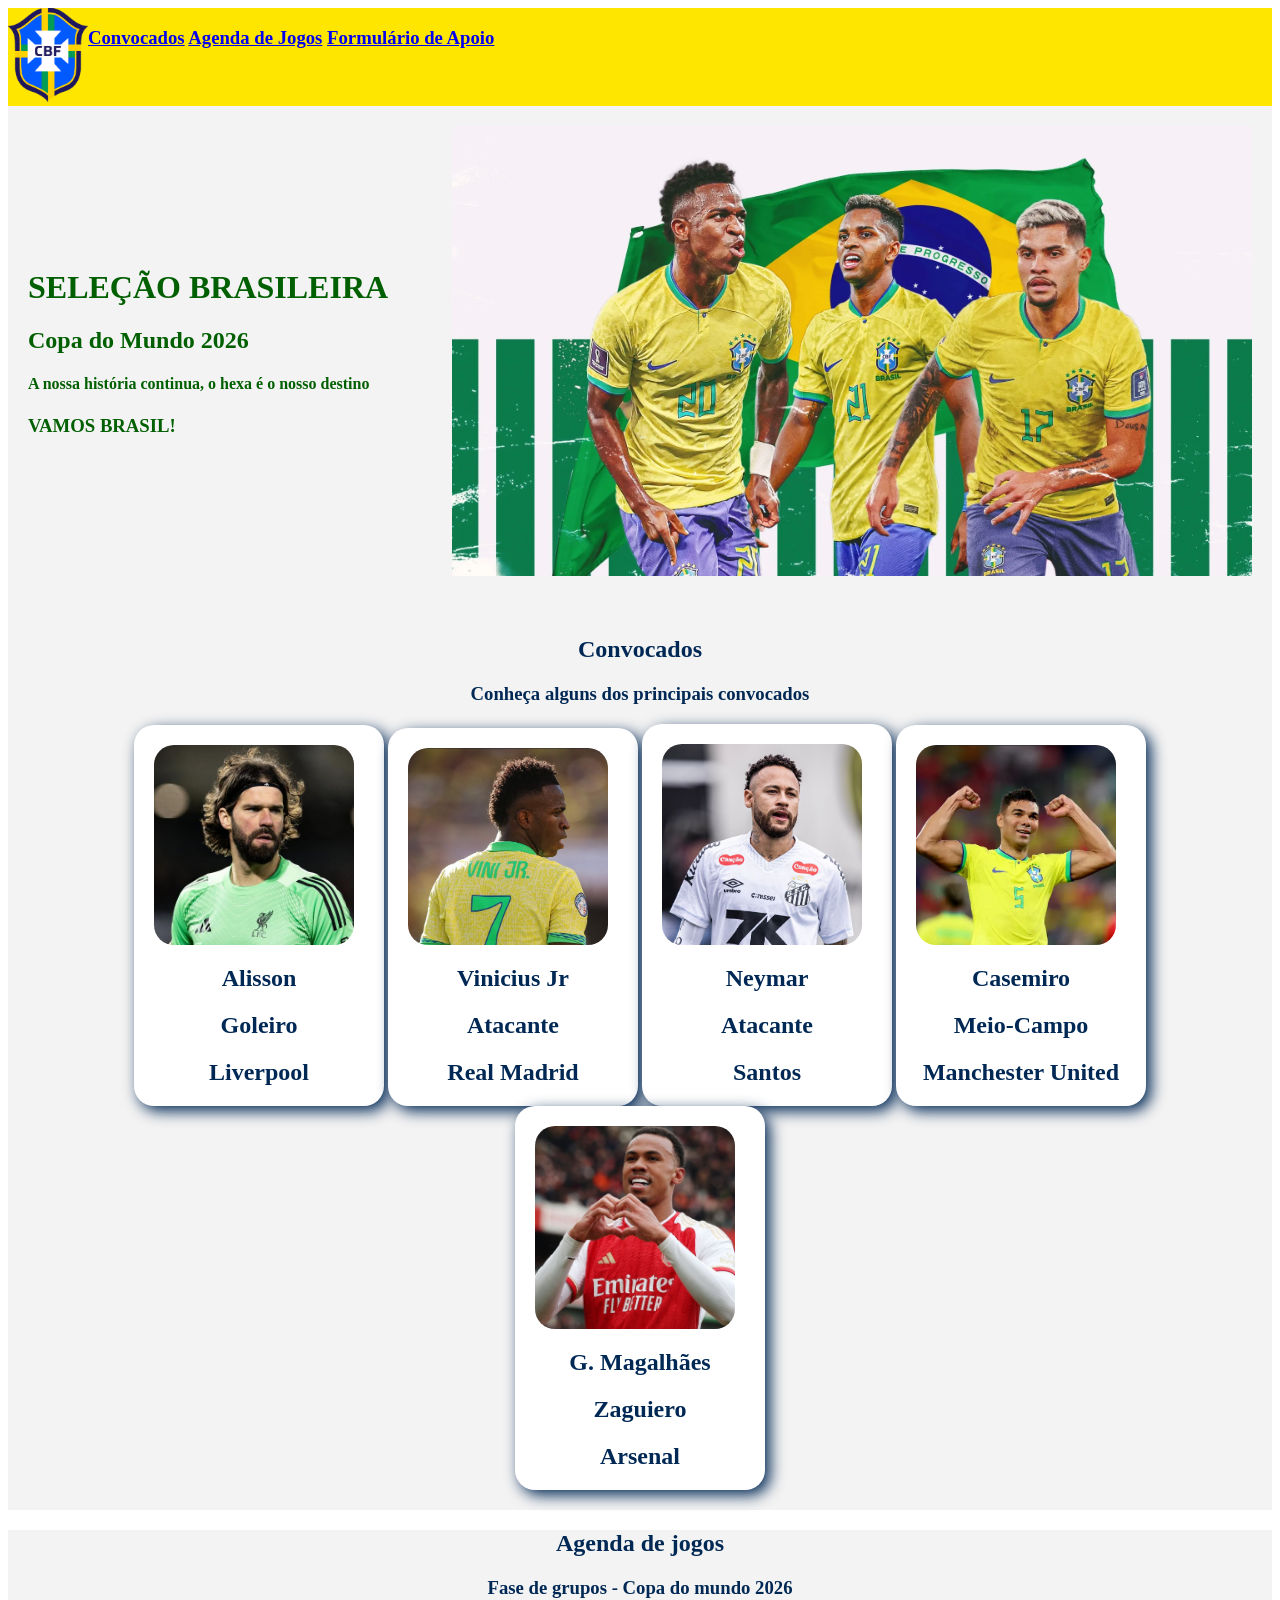
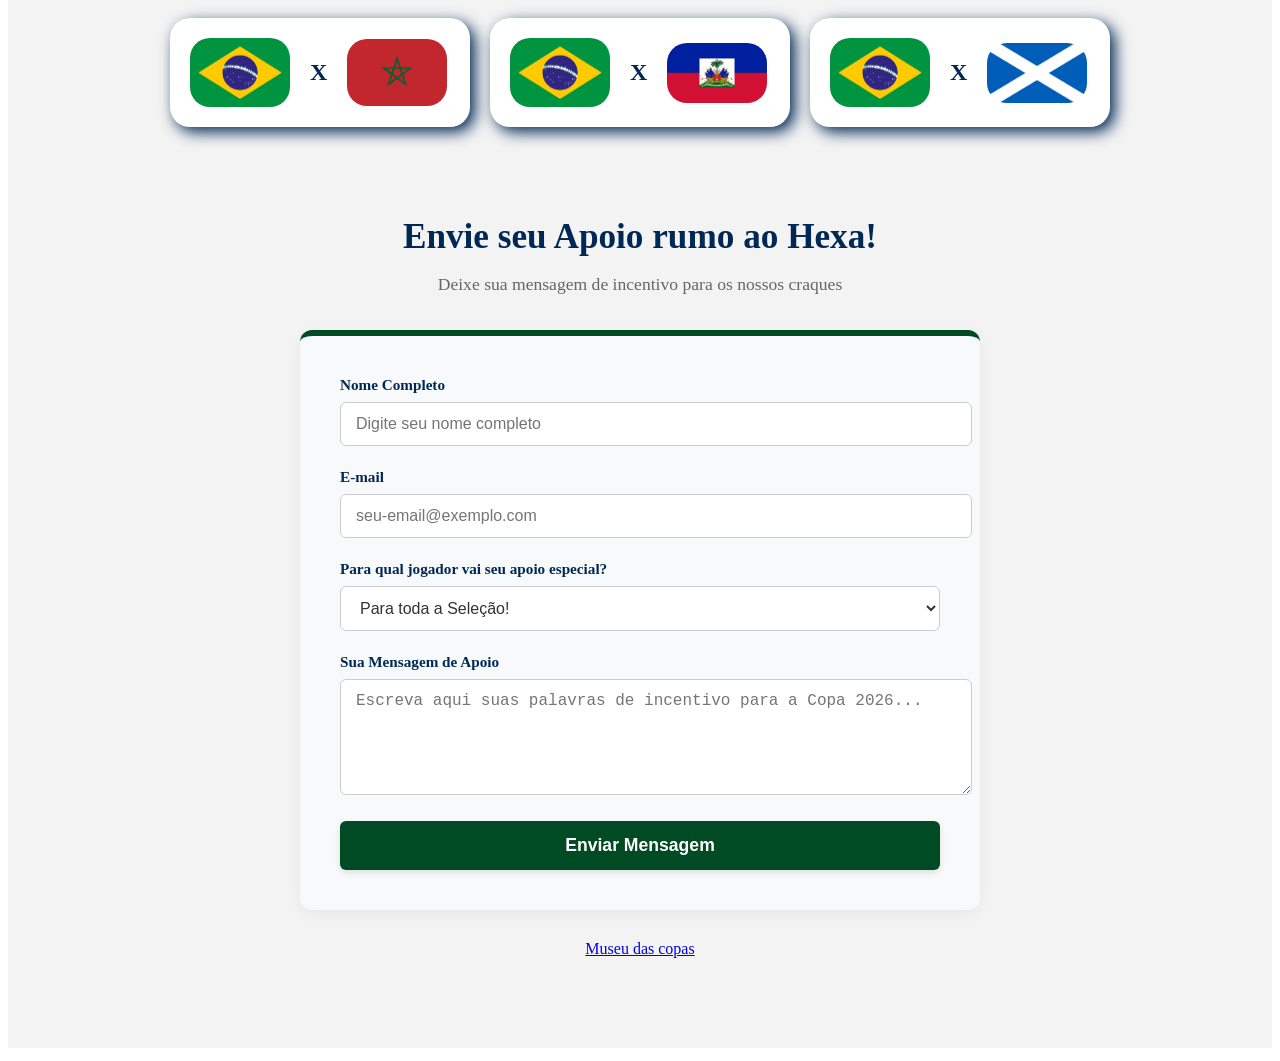
<file: index.html>
<!DOCTYPE html>
<html lang="pt-br">



<head>
    <meta charset="UTF-8">
    <meta name="viewport" content="width=device-width, initial-scale=1.0">
    <title> CBF - Seleção Brasileira</title>
    <!-- <link rel="shortcut icon" href="css/style.css" type="image/x-icon"> -->
    <link rel="stylesheet" href="css/style.css">
</head>


<body>
    <header>

        <div class="logo"><img src="img/logopng.png" alt="logo CBF"></div>

        <nav>
            <h3>
                <a href="#convocados">Convocados</a>
                <a href="#agenda">Agenda de Jogos</a>
                <a href="#formulario">Formulário de Apoio</a>
            </h3>
        </nav>

    </header>


   <div class="cabeca2">
    <div class="textos-cabeca">
        <h1>SELEÇÃO BRASILEIRA</h1>
        <h2>Copa do Mundo 2026</h2>
        <h4>A nossa história continua, o hexa é o nosso destino</h4>
        <h3>VAMOS BRASIL!</h3>
    </div>

    <img src="img/WC_2026_Brazil.jpg.webp" alt="imagem jogadores">
</div>


    <main>
        <section id="convocados">
            <h1>
                Convocados
            </h1>
            <h3>
                Conheça alguns dos principais convocados
            </h3>

            <div class="caixajogadores">
                <img class="jogadores" src="img/alisson.jpg" alt="alisson">
                <h1>Alisson</h1>
                <h2>Goleiro</h2>
                <h2>Liverpool</h2>
                
            </div>


            <div class="caixajogadores">
                <img class="jogadores" src="img/vinijr3x3.png" alt="vini jr">
                <h1>Vinicius Jr</h1>
                <h2>Atacante</h2>
                <h2>Real Madrid</h2>
                
            </div>

            
            <div class="caixajogadores">
                <img class="jogadores" src="img/ney3x3.png" alt="Neymar">
                <h1>Neymar</h1>
                <h2>Atacante</h2>
                <h2>Santos</h2>
                
            </div>


            <div class="caixajogadores">
                <img class="jogadores" src="img/casemiro3x3.png" alt="Casemiro">
                <h1>Casemiro</h1>
                <h2>Meio-Campo</h2>
                <h2>Manchester United</h2>
                
            </div>


            <div class="caixajogadores">
                <img class="jogadores" src="img/magalhaes3x3.png" alt="Gabriel Magalhães">
                <h1>G. Magalhães</h1>
                <h2>Zaguiero</h2>
                <h2>Arsenal</h2>
                
            </div>

        </section>



        <section id="agenda">
            <h1>Agenda de jogos</h1>
            <h3>Fase de grupos - Copa do mundo 2026</h3>

            <div class="quadros-jogos">
                <div class="quadro-agenda">
                <img src="img/bandeira-brasil.png" alt="bandeira do brasil">
                <h1>X</h1>
                <img src="img/marrocos-bandeira.png" alt="bandeira do marrocos">
            </div>


            <div class="quadro-agenda">
                <img src="img/bandeira-brasil.png" alt="bandeira do brasil">
                <h1>X</h1>
                <img src="img/haiti-bandeira.png" alt="bandeira do haiti">
            </div>


            <div class="quadro-agenda">
                <img src="img/bandeira-brasil.png" alt="bandeira do brasil">
                <h1>X</h1>
                <img src="img/escócia-bandeira.png" alt="bandeira da escócia">
            </div>
            </div>

        </section>



        <section id="formulario">
    <div class="titulo-secao">
        <h1>Envie seu Apoio rumo ao Hexa!</h1>
        <h3>Deixe sua mensagem de incentivo para os nossos craques</h3>
    </div>

    <div class="container-form">
        <form action="#" method="POST">
            <div class="grupo-campo">
                <label for="nome">Nome Completo</label>
                <input type="text" id="nome" name="nome" placeholder="Digite seu nome completo" required>
            </div>

            <div class="grupo-campo">
                <label for="email">E-mail</label>
                <input type="email" id="email" name="email" placeholder="seu-email@exemplo.com" required>
            </div>

            <div class="grupo-campo">
                <label for="jogador">Para qual jogador vai seu apoio especial?</label>
                <select id="jogador" name="jogador">
                    <option value="todos">Para toda a Seleção!</option>
                    <option value="vinicius-jr">Vinicius Jr</option>
                    <option value="neymar">Neymar</option>
                    <option value="alisson">Alisson</option>
                    <option value="casemiro">Casemiro</option>
                    <option value="magalhaes">Gabriel Magalhães</option>
                </select>
            </div>

            <div class="grupo-campo">
                <label for="mensagem">Sua Mensagem de Apoio</label>
                <textarea id="mensagem" name="mensagem" rows="5" placeholder="Escreva aqui suas palavras de incentivo para a Copa 2026..." required></textarea>
            </div>

            <button type="submit" class="btn-enviar">Enviar Mensagem</button>
        </form>
        
    </div>
    <div class="museu"><a href="hexa.html">Museu das copas</a></div>
</section>

    </main>


</body>




</html>
</file>
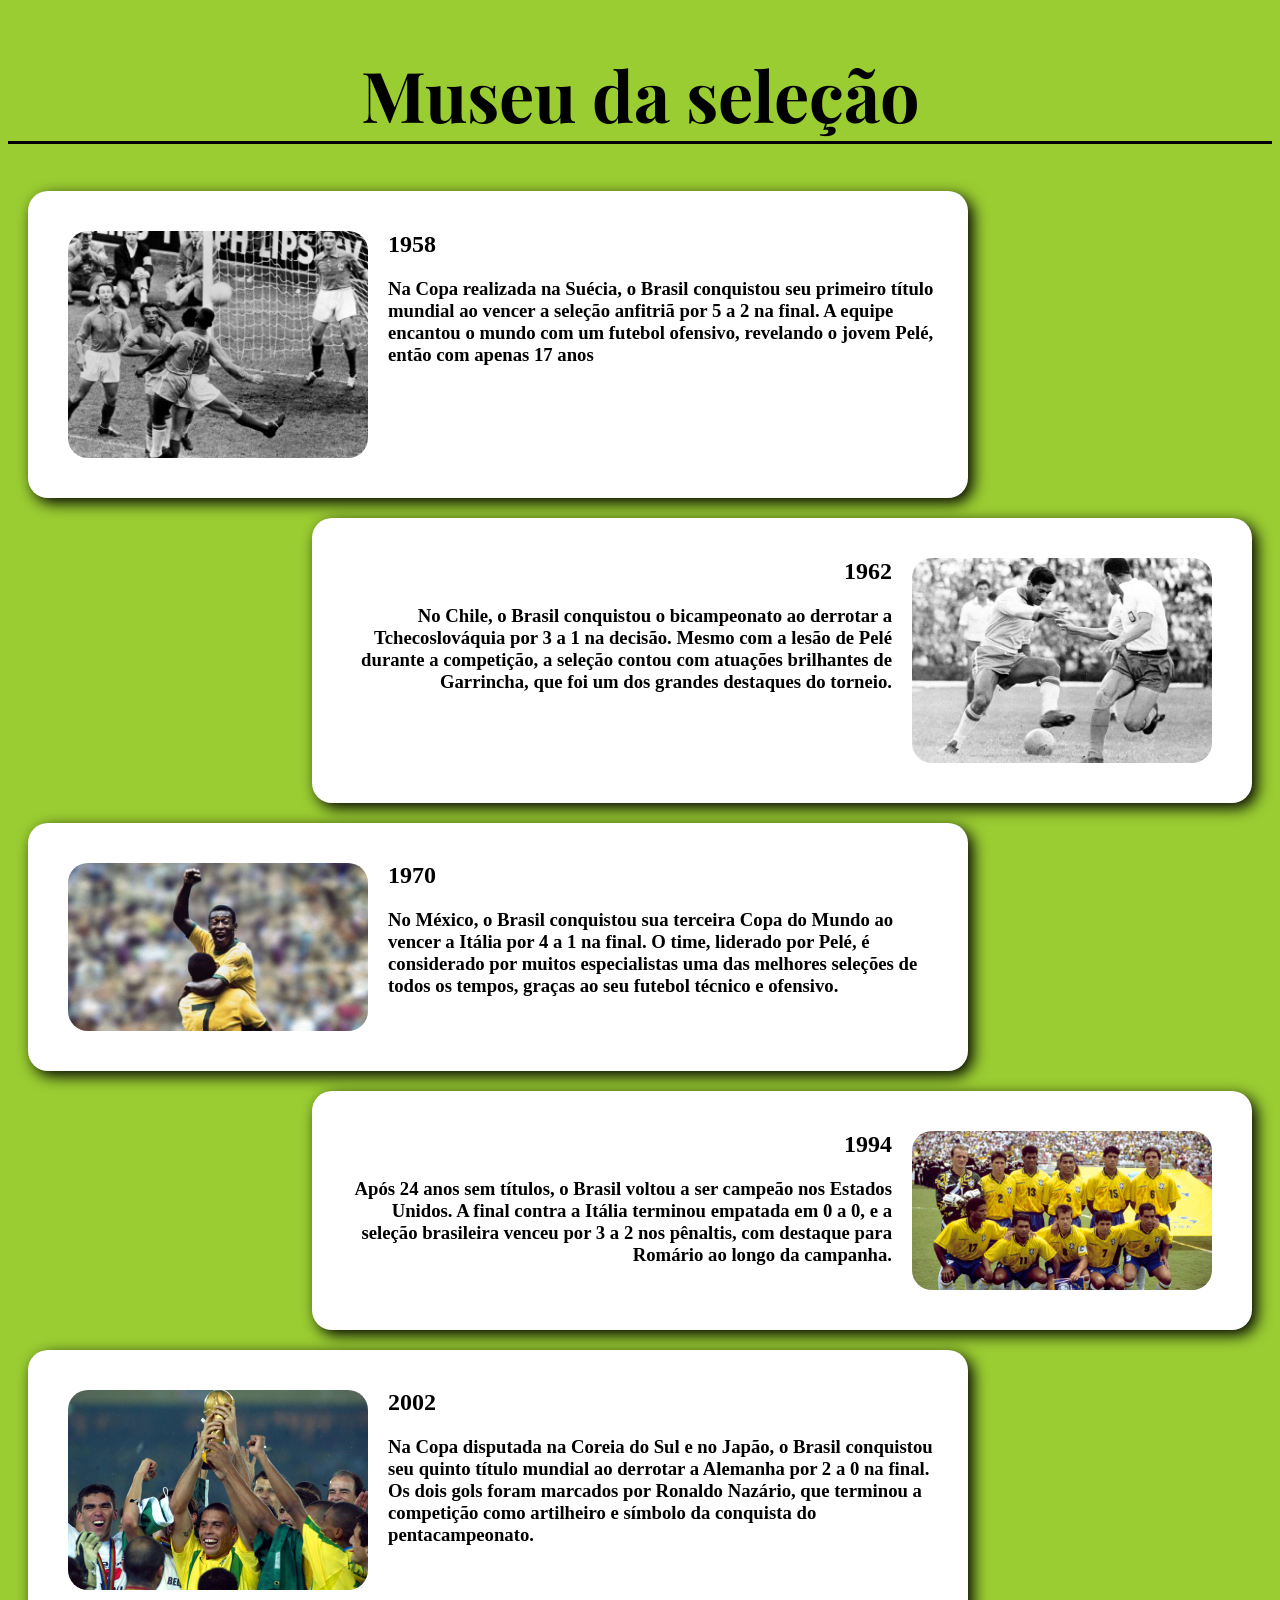
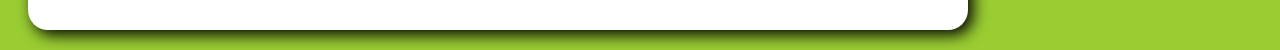
<file: hexa.html>
<!DOCTYPE html>
<html lang="pt-br">
<head>
    <meta charset="UTF-8">
    <meta name="viewport" content="width=device-width, initial-scale=1.0">
    <title>Museu Seleção</title>
    <link rel="stylesheet" href="css/hexa.css">
    <link rel="shortcut icon" href="img/taça.webp" type="image/x-icon">
</head>

<header>
    <h1>Museu da seleção</h1>
</header>

<body>
    <div class="quadro">
        <img src="img/copa 58.webp" alt="copa58">

        <div class="textinho">
            <h2>
                1958
            </h2>
            <h3>
                Na Copa realizada na Suécia, o Brasil conquistou seu primeiro título mundial ao vencer a seleção anfitriã por 5 a 2 na final. A equipe encantou o mundo com um futebol ofensivo, revelando o jovem Pelé, então com apenas 17 anos
            </h3>
        </div>
    </div>

    <div class="quadro-invertido">
        <img src="img/copa 62.webp" alt="copa62">

        <div class="textinho">
            <h2>
                1962
            </h2>
            <h3>
                No Chile, o Brasil conquistou o bicampeonato ao derrotar a Tchecoslováquia por 3 a 1 na decisão. Mesmo com a lesão de Pelé durante a competição, a seleção contou com atuações brilhantes de Garrincha, que foi um dos grandes destaques do torneio.
            </h3>
        </div>
    </div>

    <div class="quadro">
        <img src="img/copa 70.jpg" alt="copa70">

        <div class="textinho">
            <h2>
                1970
            </h2>
            <h3>
                No México, o Brasil conquistou sua terceira Copa do Mundo ao vencer a Itália por 4 a 1 na final. O time, liderado por Pelé, é considerado por muitos especialistas uma das melhores seleções de todos os tempos, graças ao seu futebol técnico e ofensivo.
            </h3>
        </div>
    </div>

    <div class="quadro-invertido">
        <img src="img/copa 94.jpg" alt="copa94">

        <div class="textinho">
            <h2>
                1994
            </h2>
            <h3>
                Após 24 anos sem títulos, o Brasil voltou a ser campeão nos Estados Unidos. A final contra a Itália terminou empatada em 0 a 0, e a seleção brasileira venceu por 3 a 2 nos pênaltis, com destaque para Romário ao longo da campanha.
            </h3>
        </div>
    </div>

    <div class="quadro">
        <img src="img/copa 2002.jpg" alt="copa2002">

        <div class="textinho">
            <h2>
                2002
            </h2>
            <h3>
                Na Copa disputada na Coreia do Sul e no Japão, o Brasil conquistou seu quinto título mundial ao derrotar a Alemanha por 2 a 0 na final. Os dois gols foram marcados por Ronaldo Nazário, que terminou a competição como artilheiro e símbolo da conquista do pentacampeonato.
            </h3>
        </div>
    </div>
</body>
</html>
</file>
<file: css/style.css>
.logo img{
    width: 80px;
    height: auto;
}

header{
    background-color: rgb(255, 230, 0);
    display: flex;
}

.cabeca2 {
    background-color: rgb(243, 243, 243);
    display: flex;                 /* Ativa o modo Flexbox */
    justify-content: space-between; /* Empurra o texto para a esquerda e a imagem para a direita */
    align-items: center;           /* Alinha tudo verticalmente ao centro */
    padding: 20px;                 /* Um espaçamento interno para não colar nas bordas */
    color: rgb(0, 95, 0);
}

.cabeca2 img {
    width: 800px;
    height: auto;

}

.jogadores{
    width: 200px;
    height: auto;
}

.logos{
    width: 50px;
    height: auto;
}

.logounited{
    width: 100px;
    height: auto;
}

.caixajogadores{
    background-color: rgb(255, 255, 255);
    width: 250px;
    text-align: center;
    border-radius: 20px;
    display: inline-block;
    box-shadow: 5px 5px 15px 0px;
    
}

.caixajogadores img{
    margin: 20px;
    border-radius: 20px;
    justify-content: center;
    display: flex;
    flex-wrap: wrap;         /* Se não couber na tela, pula para a linha de baixo */
    justify-content: center; /* Centraliza os cards na tela */
    gap: 20px;               /* Cria um espaço igual entre cada card */
    
    
}

#convocados{
    background-color:  rgb(243, 243, 243);
    text-align: center;
    padding: 20px 20px;
    color: #002855; 
}

.quadro-agenda img{
    margin: 20px;
    border-radius: 20px;
    justify-content: center;
    width: 100px;
}

#agenda{
    color: #002855; 
    text-align: center;
    background-color:  rgb(243, 243, 243);
}

.quadro-agenda{
    background-color: rgb(255, 255, 255);
    width: 300px;
    text-align: center;
    border-radius: 20px;
    display: inline-block;
    box-shadow: 5px 5px 15px 0px;
    display: flex;
    align-items: center;
}

.quadros-jogos{
    display: flex;
    flex-wrap: wrap;         
    justify-content: center; 
    gap: 20px;               
}



.museu{
    text-align: center;
    margin: 30px;
}



#formulario {
    padding: 60px 5%;
    background-color: rgb(243, 243, 243);
}

#formulario .titulo-secao {
    text-align: center;
    margin-bottom: 35px;
}

#formulario .titulo-secao h1 {
    font-size: 2.2rem;
    color: #002855; 
    margin-bottom: 8px;
}

#formulario .titulo-secao h3 {
    font-size: 1.1rem;
    color: #666;
    font-weight: normal;
}

.container-form {
    max-width: 600px;
    margin: 0 auto; 
    background-color: #f7f9fa; 
    padding: 40px;
    border-radius: 12px;
    border-top: 6px solid #004b23; 
    box-shadow: 0 4px 15px rgba(0, 0, 0, 0.05); 
}

.grupo-campo {
    margin-bottom: 22px;
}

.grupo-campo label {
    display: block;
    font-weight: bold;
    margin-bottom: 8px;
    color: #002855;
    font-size: 0.95rem;
}

.grupo-campo input, 
.grupo-campo select, 
.grupo-campo textarea {
    width: 100%;
    padding: 12px 15px;
    border: 1px solid #ccc;
    border-radius: 6px;
    font-size: 1rem;
    color: #333;
    outline: none;
    background-color: #fff;
    transition: border-color 0.3s, box-shadow 0.3s;
}

.grupo-campo input:focus, 
.grupo-campo select:focus, 
.grupo-campo textarea:focus {
    border-color: #004b23; 
    box-shadow: 0 0 5px rgba(0, 75, 35, 0.2); 
}

.grupo-campo textarea {
    resize: vertical;
}

.btn-enviar {
    width: 100%;
    background-color: #004b23;
    color: #ffffff;
    font-weight: bold;
    font-size: 1.1rem;
    padding: 14px;
    border: none;
    border-radius: 6px;
    cursor: pointer;
    box-shadow: 0 3px 6px rgba(0, 0, 0, 0.1);
    transition: background-color 0.3s, transform 0.1s;
}

.btn-enviar:hover {
    background-color: #002855; 
}

.btn-enviar:active {
    transform: scale(0.98); 
}
</file>
<file: css/hexa.css>
@import url('https://fonts.googleapis.com/css2?family=Playfair+Display:ital,wght@0,400..900;1,400..900&display=swap');

body{
    background-color: yellowgreen;
}

.quadro{
    background-color: rgb(255, 255, 255);
    display: flex;
    border-radius: 20px;
    margin: 20px;
    padding: 20px;
    box-shadow: 5px 5px 15px 0px;
    width: 100%;
    max-width: 900px;
}

.quadro img{
    width: 300px;
    height: auto;
    padding: 20px;
    border-radius: 40px;
}

h1{
    text-align: center;
    font-family: "Playfair Display", serif;
    font-optical-sizing: auto;
    font-weight: weight;
    font-style: normal;
    font-size: 70px;
    border-bottom: solid;
}

.quadro-invertido{
    background-color: rgb(255, 255, 255);
    display: flex;
    border-radius: 20px;
    margin: 20px;
    padding: 20px;
    box-shadow: 5px 5px 15px 0px;
    flex-direction: row-reverse;
    text-align: right;
    width: auto;
    justify-content: right;
    width: 100%;
    max-width: 900px;
    margin-left: auto;
}

.quadro-invertido img{
    width: 300px;
    height: auto;
    padding: 20px;
    border-radius: 40px;
}

.quadro:hover {
    transform: translateY(-5px);
    box-shadow: 0 10px 20px rgba(0, 0, 0, 0.15);
    background-color: rgb(255, 255, 255);
    display: flex;
    border-radius: 20px;
    margin: 20px;
    padding: 20px;
    box-shadow: 5px 5px 15px 0px;
    width: 100%;
    max-width: 900px;
}

.quadro-invertido:hover {
  transform: translateY(-5px);
  box-shadow: 0 10px 20px rgba(0, 0, 0, 0.15);
  background-color: rgb(255, 255, 255);
    display: flex;
    border-radius: 20px;
    margin: 20px;
    padding: 20px;
    box-shadow: 5px 5px 15px 0px;
    flex-direction: row-reverse;
    text-align: right;
    width: auto;
    justify-content: right;
    width: 100%;
    max-width: 900px;
    margin-left: auto;
}
</file>
